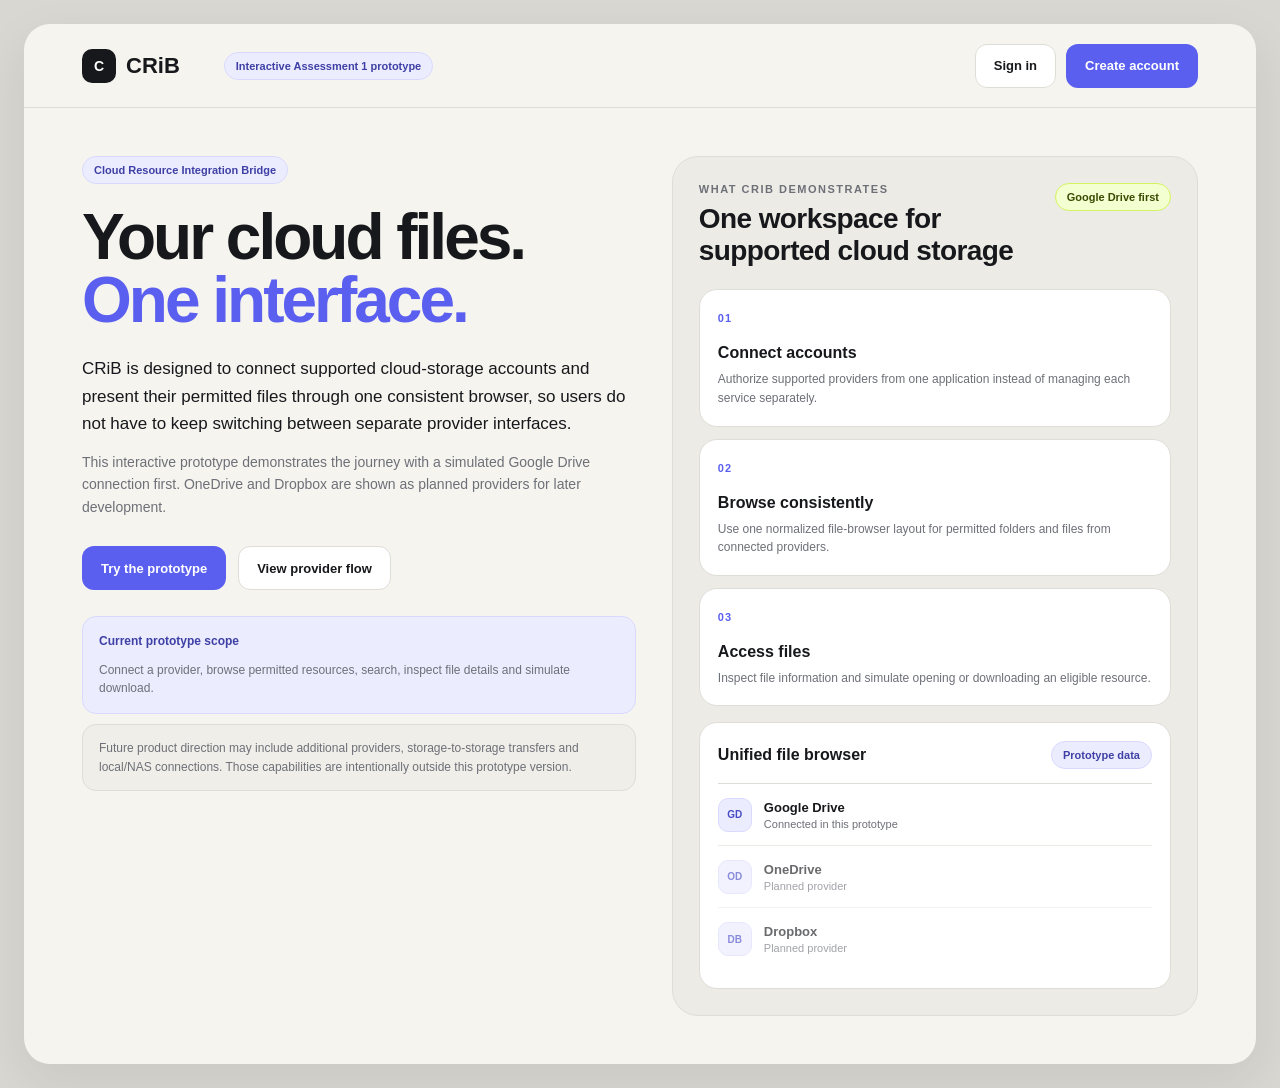
<file: prototype/index.html>
<!doctype html>
<html lang="en">
<head>
  <meta charset="utf-8">
  <meta name="viewport" content="width=device-width, initial-scale=1">
  <meta name="description" content="CRiB — Cloud Resource Integration Bridge interactive prototype">
  <title>CRiB Interactive Prototype</title>
  <link rel="stylesheet" href="css/styles.css">
  <link rel="stylesheet" href="css/prototype-v2.css">
</head>
<body>
  <div id="app"></div>
  <script src="js/app.js"></script>
</body>
</html>
</file>
<file: prototype/css/styles.css>
:root {
  --bg: #f5f4ef;
  --surface: #ffffff;
  --surface-soft: #f0efe9;
  --text: #17181b;
  --muted: #6e7078;
  --border: #deddd7;
  --primary: #5b5fef;
  --primary-soft: #ececff;
  --success: #ddfe72;
  --success-soft: #f3ffd0;
  --danger: #c44e59;
  --danger-soft: #fff0f1;
  --radius: 18px;
  --shadow: 0 18px 50px rgba(23, 24, 27, 0.08);
}

* {
  box-sizing: border-box;
}

html {
  min-width: 1180px;
  background: #d8d7d1;
}

body {
  margin: 0;
  min-height: 100vh;
  padding: 24px;
  font-family: Inter, Arial, Helvetica, sans-serif;
  color: var(--text);
  background: #d8d7d1;
}

a {
  color: inherit;
  text-decoration: none;
}

button,
input {
  font: inherit;
}

button {
  cursor: pointer;
}

#app {
  width: min(1500px, calc(100vw - 48px));
  min-width: 1132px;
  margin: 0 auto;
}

.screen {
  min-height: 850px;
  overflow: hidden;
  border-radius: 26px;
  background: var(--bg);
  box-shadow: var(--shadow);
}

.brand {
  display: inline-flex;
  align-items: center;
  gap: 10px;
  font-size: 22px;
  font-weight: 800;
}

.brand-mark {
  width: 34px;
  height: 34px;
  display: inline-flex;
  align-items: center;
  justify-content: center;
  border-radius: 10px;
  background: var(--text);
  color: white;
  font-size: 14px;
}

.btn {
  min-height: 44px;
  padding: 0 18px;
  display: inline-flex;
  align-items: center;
  justify-content: center;
  border: 1px solid transparent;
  border-radius: 12px;
  font-size: 13px;
  font-weight: 800;
  line-height: 1;
  white-space: nowrap;
}

.btn-primary {
  background: var(--primary);
  color: white;
}

.btn-light {
  background: white;
  border-color: var(--border);
  color: var(--text);
}

.btn-danger {
  background: var(--danger);
  color: white;
}

.tag {
  min-height: 28px;
  padding: 0 11px;
  display: inline-flex;
  align-items: center;
  justify-content: center;
  border: 1px solid var(--border);
  border-radius: 999px;
  background: white;
  color: var(--muted);
  font-size: 11px;
  font-weight: 800;
  white-space: nowrap;
}

.tag.violet {
  background: var(--primary-soft);
  border-color: #d9d9ff;
  color: #3e40a5;
}

.tag.success {
  background: var(--success-soft);
  border-color: #d4f360;
  color: #3c4a00;
}

.tag.danger {
  background: var(--danger-soft);
  border-color: #f4d5d8;
  color: #92323c;
}

.card {
  border: 1px solid var(--border);
  border-radius: var(--radius);
  background: var(--surface);
}

.muted {
  color: var(--muted);
}

.eyebrow {
  margin-bottom: 8px;
  color: var(--muted);
  font-size: 11px;
  font-weight: 800;
  letter-spacing: 1.5px;
  text-transform: uppercase;
}

/* Landing */
.landing-nav {
  height: 84px;
  padding: 0 58px;
  display: flex;
  align-items: center;
  gap: 40px;
  border-bottom: 1px solid var(--border);
}

.landing-links {
  display: flex;
  gap: 28px;
  color: var(--muted);
  font-size: 13px;
  font-weight: 700;
}

.landing-actions {
  margin-left: auto;
  display: flex;
  gap: 10px;
}

.landing-main {
  min-height: 766px;
  padding: 58px;
  display: grid;
  grid-template-columns: minmax(0, 1fr) minmax(520px, 0.95fr);
  align-items: center;
  gap: 72px;
}

.hero-copy h1 {
  margin: 22px 0 0;
  font-size: clamp(54px, 5vw, 76px);
  line-height: 0.98;
  letter-spacing: -3px;
}

.accent-word {
  color: var(--primary);
}

.hero-copy p {
  max-width: 600px;
  margin: 28px 0 0;
  color: var(--muted);
  font-size: 16px;
  line-height: 1.65;
}

.hero-actions,
.provider-tags {
  display: flex;
  gap: 12px;
  flex-wrap: wrap;
}

.hero-actions {
  margin-top: 28px;
}

.provider-tags {
  margin-top: 34px;
}

.hero-preview {
  padding: 22px;
  border-radius: 28px;
  background: #e9e8e2;
}

.preview-window {
  min-height: 540px;
  padding: 22px;
  border: 1px solid var(--border);
  border-radius: 20px;
  background: white;
}

.preview-top {
  height: 52px;
  display: flex;
  align-items: center;
  justify-content: space-between;
  border-bottom: 1px solid var(--border);
}

.preview-columns {
  margin-top: 20px;
  display: grid;
  grid-template-columns: 150px 1fr;
  gap: 18px;
}

.preview-side,
.preview-list {
  display: grid;
  gap: 10px;
}

.preview-side div {
  height: 36px;
  border-radius: 10px;
  background: #f2f1ec;
}

.preview-side div:first-child {
  background: var(--text);
}

.preview-row {
  height: 56px;
  border: 1px solid var(--border);
  border-radius: 12px;
  background: #fff;
}

/* Auth */
.auth-layout {
  min-height: 850px;
  display: grid;
  grid-template-columns: 52% 48%;
}

.auth-left {
  padding: 44px 56px;
}

.auth-form {
  width: min(440px, 80%);
  margin: 118px auto 0;
}

.auth-form h1 {
  margin: 0;
  font-size: 36px;
  letter-spacing: -1.2px;
}

.auth-form > p {
  margin: 10px 0 28px;
  color: var(--muted);
}

.field {
  margin-bottom: 16px;
}

.field label {
  display: block;
  margin-bottom: 7px;
  color: #585a61;
  font-size: 12px;
  font-weight: 800;
}

.field input {
  width: 100%;
  height: 48px;
  padding: 0 14px;
  border: 1px solid var(--border);
  border-radius: 13px;
  outline: none;
  background: white;
}

.field input:focus {
  border-color: var(--primary);
}

.form-meta {
  display: flex;
  justify-content: space-between;
  color: var(--muted);
  font-size: 12px;
}

.form-submit {
  width: 100%;
  margin-top: 20px;
}

.form-footer {
  margin-top: 20px;
  text-align: center;
  color: var(--muted);
  font-size: 12px;
}

.linkish {
  color: var(--primary);
  font-weight: 800;
}

.auth-right {
  position: relative;
  overflow: hidden;
  padding: 205px 110px 60px 135px;
  background: var(--text);
  color: white;
}

.auth-orb {
  position: absolute;
  border-radius: 50%;
}

.auth-orb.violet {
  width: 290px;
  height: 290px;
  top: -72px;
  right: -72px;
  background: var(--primary);
}

.auth-orb.lime {
  width: 160px;
  height: 160px;
  left: -50px;
  bottom: -50px;
  background: var(--success);
}

.auth-content {
  position: relative;
  z-index: 1;
}

.auth-content h2 {
  margin: 18px 0 0;
  font-size: 46px;
  line-height: 1.02;
  letter-spacing: -1.7px;
}

.auth-content p {
  margin: 20px 0 0;
  color: #d4d4d8;
  line-height: 1.6;
}

.feature-list {
  margin-top: 30px;
}

.feature-row {
  min-height: 54px;
  display: flex;
  align-items: center;
  justify-content: space-between;
  border-top: 1px solid #45464c;
  font-size: 12px;
}

/* App shell */
.app-shell {
  min-height: 850px;
  display: grid;
  grid-template-columns: 240px minmax(0, 1fr);
}

.sidebar {
  padding: 26px 22px;
  display: flex;
  flex-direction: column;
  border-right: 1px solid var(--border);
  background: var(--surface-soft);
}

.sidebar-nav {
  margin-top: 42px;
  display: grid;
  gap: 8px;
}

.nav-item {
  min-height: 42px;
  padding: 0 13px;
  display: flex;
  align-items: center;
  border-radius: 11px;
  color: #606168;
  font-size: 13px;
  font-weight: 800;
}

.nav-item.active {
  background: var(--text);
  color: white;
}

.profile {
  margin-top: auto;
  display: flex;
  align-items: center;
  gap: 10px;
}

.profile-avatar {
  width: 38px;
  height: 38px;
  display: flex;
  align-items: center;
  justify-content: center;
  border-radius: 11px;
  background: var(--primary-soft);
  color: #4b4fc2;
  font-weight: 800;
}

.profile-copy strong,
.profile-copy span {
  display: block;
}

.profile-copy strong {
  font-size: 12px;
}

.profile-copy span {
  margin-top: 2px;
  color: var(--muted);
  font-size: 10px;
}

.app-main {
  min-width: 0;
}

.topbar {
  height: 78px;
  padding: 0 34px;
  display: flex;
  align-items: center;
  gap: 14px;
  border-bottom: 1px solid var(--border);
}

.search-box {
  width: min(620px, 58%);
  height: 44px;
  padding: 0 14px;
  display: flex;
  align-items: center;
  border: 1px solid var(--border);
  border-radius: 13px;
  background: white;
  color: var(--muted);
  font-size: 12px;
}

.topbar-spacer {
  flex: 1;
}

.content {
  padding: 32px 34px 40px;
}

.page-head {
  min-height: 88px;
  display: flex;
  align-items: flex-end;
  justify-content: space-between;
  gap: 20px;
  margin-bottom: 24px;
}

.page-head h1 {
  margin: 0;
  font-size: 34px;
  letter-spacing: -1px;
}

.page-head p {
  margin: 8px 0 0;
  color: var(--muted);
  font-size: 13px;
}

.empty-state {
  min-height: 455px;
  padding: 88px 40px 40px;
  text-align: center;
}

.empty-mark {
  width: 84px;
  height: 84px;
  margin: 0 auto 22px;
  display: flex;
  align-items: center;
  justify-content: center;
  border: 1px solid #d8d8ff;
  border-radius: 24px;
  background: var(--primary-soft);
  color: #464ac3;
  font-size: 26px;
  font-weight: 800;
}

.empty-state h2 {
  margin: 0;
  font-size: 28px;
}

.empty-state p {
  margin: 10px 0 0;
  color: var(--muted);
}

.empty-state .btn {
  margin-top: 24px;
}

.provider-grid,
.stats-grid {
  display: grid;
  grid-template-columns: repeat(3, minmax(0, 1fr));
  gap: 16px;
}

.provider-card,
.stat-card {
  padding: 20px;
}

.provider-card {
  min-height: 220px;
  display: flex;
  flex-direction: column;
}

.provider-card-top {
  display: flex;
  justify-content: space-between;
  gap: 12px;
}

.provider-icon {
  width: 44px;
  height: 44px;
  display: flex;
  align-items: center;
  justify-content: center;
  border: 1px solid #dadafe;
  border-radius: 13px;
  background: var(--primary-soft);
  color: #474bc6;
  font-size: 12px;
  font-weight: 800;
}

.provider-card h3 {
  margin: 18px 0 0;
}

.provider-card p {
  margin: 8px 0 0;
  color: var(--muted);
  font-size: 12px;
  line-height: 1.6;
}

.provider-card .btn {
  margin-top: auto;
  align-self: flex-start;
}

.notice {
  margin-top: 18px;
  padding: 15px 16px;
  border-radius: 12px;
  background: #f3f2ed;
  color: #5f6067;
  font-size: 12px;
}

.authz-wrap {
  min-height: 850px;
  padding-top: 110px;
  background: #eeedff;
}

.authz-card {
  width: 620px;
  min-height: 590px;
  margin: 0 auto;
  padding: 30px;
}

.authz-head,
.detail-head,
.section-head,
.provider-row {
  display: flex;
  align-items: center;
  justify-content: space-between;
  gap: 16px;
}

.authz-title {
  display: flex;
  align-items: center;
  gap: 16px;
}

.authz-card > p {
  color: var(--muted);
  line-height: 1.6;
}

.permission-list {
  margin-top: 24px;
  display: grid;
  gap: 10px;
}

.permission {
  padding: 14px;
  display: flex;
  gap: 12px;
}

.check {
  width: 24px;
  height: 24px;
  flex: 0 0 auto;
  display: flex;
  align-items: center;
  justify-content: center;
  border-radius: 7px;
  background: var(--success);
  font-weight: 900;
}

.permission h4,
.permission p {
  margin: 0;
}

.permission p {
  margin-top: 4px;
  color: var(--muted);
  font-size: 12px;
}

.authz-actions {
  margin-top: 22px;
  display: flex;
  justify-content: flex-end;
  gap: 10px;
}

.stat-card {
  min-height: 126px;
}

.stat-label {
  color: var(--muted);
  font-size: 12px;
}

.stat-value {
  margin-top: 10px;
  font-size: 28px;
  font-weight: 800;
}

.stat-foot {
  margin-top: 9px;
  color: var(--muted);
  font-size: 12px;
}

.provider-hero {
  position: relative;
  min-height: 150px;
  margin-top: 18px;
  padding: 28px;
  overflow: hidden;
  border-radius: 26px;
  background: var(--text);
  color: white;
}

.provider-hero::after {
  content: "";
  position: absolute;
  width: 220px;
  height: 220px;
  right: -45px;
  top: -64px;
  border-radius: 50%;
  background: var(--primary);
}

.provider-hero-content {
  position: relative;
  z-index: 1;
}

.provider-hero h2 {
  margin: 8px 0 0;
  font-size: 28px;
}

.provider-hero p {
  max-width: 720px;
  margin: 8px 0 0;
  color: #d6d6db;
  font-size: 12px;
  line-height: 1.55;
}

.section-head {
  margin: 24px 0 12px;
}

.table {
  overflow: hidden;
  border: 1px solid var(--border);
  border-radius: 16px;
  background: white;
}

.table-row {
  min-height: 58px;
  padding: 0 18px;
  display: grid;
  grid-template-columns: minmax(320px, 1.8fr) 120px 150px 160px 52px;
  align-items: center;
  border-bottom: 1px solid #ecebe6;
  font-size: 12px;
}

.table-row:last-child {
  border-bottom: 0;
}

.table-head {
  min-height: 42px;
  background: #fafaf7;
  color: var(--muted);
  font-size: 10px;
  font-weight: 800;
}

.file-cell {
  display: flex;
  align-items: center;
  gap: 12px;
  font-weight: 800;
}

.file-badge {
  width: 34px;
  height: 34px;
  display: flex;
  align-items: center;
  justify-content: center;
  border: 1px solid var(--border);
  border-radius: 9px;
  background: #f1f0eb;
  color: #5c5d64;
  font-size: 9px;
  font-weight: 800;
}

.file-badge.folder {
  border-color: #dadafe;
  background: var(--primary-soft);
  color: #4b4ec3;
}

.row-action {
  text-align: right;
}

.toolbar {
  margin-bottom: 14px;
  display: flex;
  align-items: center;
  gap: 9px;
}

.toolbar-spacer {
  flex: 1;
}

.detail-layout {
  display: grid;
  grid-template-columns: minmax(0, 1fr) 380px;
  gap: 18px;
}

.preview-card {
  min-height: 500px;
  padding: 140px 40px 40px;
  text-align: center;
}

.preview-file-icon {
  width: 86px;
  height: 86px;
  margin: 0 auto 20px;
  display: flex;
  align-items: center;
  justify-content: center;
  border: 1px solid var(--border);
  border-radius: 23px;
  background: #f1f0eb;
  color: #5c5d64;
  font-size: 17px;
  font-weight: 800;
}

.preview-card h2,
.preview-card p {
  margin: 0;
}

.preview-card p {
  margin-top: 10px;
  color: var(--muted);
}

.detail-panel {
  min-height: 500px;
  padding: 22px;
}

.detail-list {
  margin-top: 18px;
}

.detail-row {
  min-height: 48px;
  display: flex;
  align-items: center;
  justify-content: space-between;
  border-bottom: 1px solid #ecebe6;
  font-size: 12px;
}

.detail-row span:first-child {
  color: var(--muted);
}

.detail-actions {
  margin-top: 20px;
  display: grid;
  gap: 8px;
}

.error-card {
  width: min(760px, 100%);
  padding: 28px;
  display: flex;
  gap: 18px;
}

.error-mark {
  width: 58px;
  height: 58px;
  flex: 0 0 auto;
  display: flex;
  align-items: center;
  justify-content: center;
  border-radius: 18px;
  background: var(--danger-soft);
  color: var(--danger);
  font-size: 20px;
  font-weight: 900;
}

.provider-row {
  padding: 22px;
}

.provider-row-copy {
  flex: 1;
}

.provider-row-copy h3,
.provider-row-copy p {
  margin: 0;
}

.provider-row-copy p {
  margin-top: 4px;
  color: var(--muted);
  font-size: 12px;
}

.loading-row {
  display: grid;
  grid-template-columns: 2fr 0.7fr 0.8fr 1fr;
  gap: 28px;
  min-height: 58px;
  padding: 23px 18px;
  border-bottom: 1px solid #ecebe6;
}

.loading-line {
  height: 12px;
  border-radius: 6px;
  background: #ecebe6;
}

@media (max-width: 1240px) {
  body {
    padding: 12px;
  }

  #app {
    width: calc(100vw - 24px);
  }
}
</file>
<file: prototype/css/prototype-v2.css>
/* Prototype v2 feedback pass
   These rules extend the base visual system without changing the overall design direction. */

.landing-screen {
  min-height: 900px;
}

.landing-status {
  margin-left: 4px;
}

.landing-main-v2 {
  align-items: stretch;
  padding-top: 48px;
  padding-bottom: 48px;
}

.hero-lead {
  margin-top: 24px !important;
  color: var(--text) !important;
  font-size: 17px !important;
  line-height: 1.6 !important;
}

.hero-support {
  margin-top: 14px !important;
  font-size: 14px !important;
  line-height: 1.6 !important;
}

.prototype-scope,
.future-note,
.prototype-context {
  display: flex;
  gap: 10px;
  border-radius: 14px;
  font-size: 12px;
  line-height: 1.55;
}

.prototype-scope {
  margin-top: 26px;
  padding: 15px 16px;
  flex-direction: column;
  background: var(--primary-soft);
  border: 1px solid #d9d9ff;
}

.prototype-scope strong {
  color: #3e40a5;
}

.prototype-scope span,
.future-note,
.prototype-context span {
  color: var(--muted);
}

.future-note {
  margin-top: 10px;
  padding: 14px 16px;
  background: #efeee9;
  border: 1px solid var(--border);
}

.purpose-panel {
  padding: 26px;
  border: 1px solid var(--border);
  border-radius: 26px;
  background: #ecebe6;
}

.purpose-panel-head {
  display: flex;
  align-items: flex-start;
  justify-content: space-between;
  gap: 18px;
}

.purpose-panel-head h2 {
  max-width: 430px;
  margin: 0;
  font-size: 28px;
  line-height: 1.15;
  letter-spacing: -0.6px;
}

.purpose-grid {
  margin-top: 22px;
  display: grid;
  grid-template-columns: repeat(3, minmax(0, 1fr));
  gap: 12px;
}

.purpose-card {
  min-height: 176px;
  padding: 18px;
}

.purpose-number {
  color: var(--primary);
  font-size: 11px;
  font-weight: 900;
  letter-spacing: 1px;
}

.purpose-card h3 {
  margin: 18px 0 0;
  font-size: 16px;
}

.purpose-card p {
  margin: 8px 0 0;
  color: var(--muted);
  font-size: 12px;
  line-height: 1.55;
}

.unified-preview {
  margin-top: 16px;
  padding: 18px;
  border: 1px solid var(--border);
  border-radius: 18px;
  background: white;
}

.unified-preview-top {
  display: flex;
  align-items: center;
  justify-content: space-between;
  padding-bottom: 14px;
  border-bottom: 1px solid var(--border);
}

.unified-provider-row {
  min-height: 62px;
  display: flex;
  align-items: center;
  gap: 12px;
  border-bottom: 1px solid #ecebe6;
}

.unified-provider-row:last-child {
  border-bottom: 0;
}

.unified-provider-row div strong,
.unified-provider-row div span {
  display: block;
}

.unified-provider-row div strong {
  font-size: 13px;
}

.unified-provider-row div span {
  margin-top: 3px;
  color: var(--muted);
  font-size: 11px;
}

.unified-provider-row.planned {
  opacity: 0.64;
}

.small-provider-icon {
  width: 34px;
  height: 34px;
  border-radius: 10px;
  font-size: 10px;
}

.topbar-search {
  outline: none;
}

.topbar-search:focus {
  border-color: var(--primary);
}

.field-hint {
  margin: -4px 0 0;
  color: var(--muted);
  font-size: 11px;
  line-height: 1.5;
}

.prototype-context {
  padding: 15px 17px;
  align-items: flex-start;
  background: #f0efe9;
  border: 1px solid var(--border);
}

.prototype-context strong {
  min-width: 150px;
  color: var(--text);
}

.context-first {
  margin-bottom: 18px;
}

.btn-disabled {
  cursor: default;
  color: #8a8b91;
  background: #f5f4ef;
}

.neutral-empty {
  background: #f1f0eb !important;
  border-color: var(--border) !important;
  color: #666 !important;
}

@media (max-width: 1320px) {
  .landing-main-v2 {
    gap: 36px;
  }

  .purpose-grid {
    grid-template-columns: 1fr;
  }

  .purpose-card {
    min-height: auto;
  }
}
</file>
